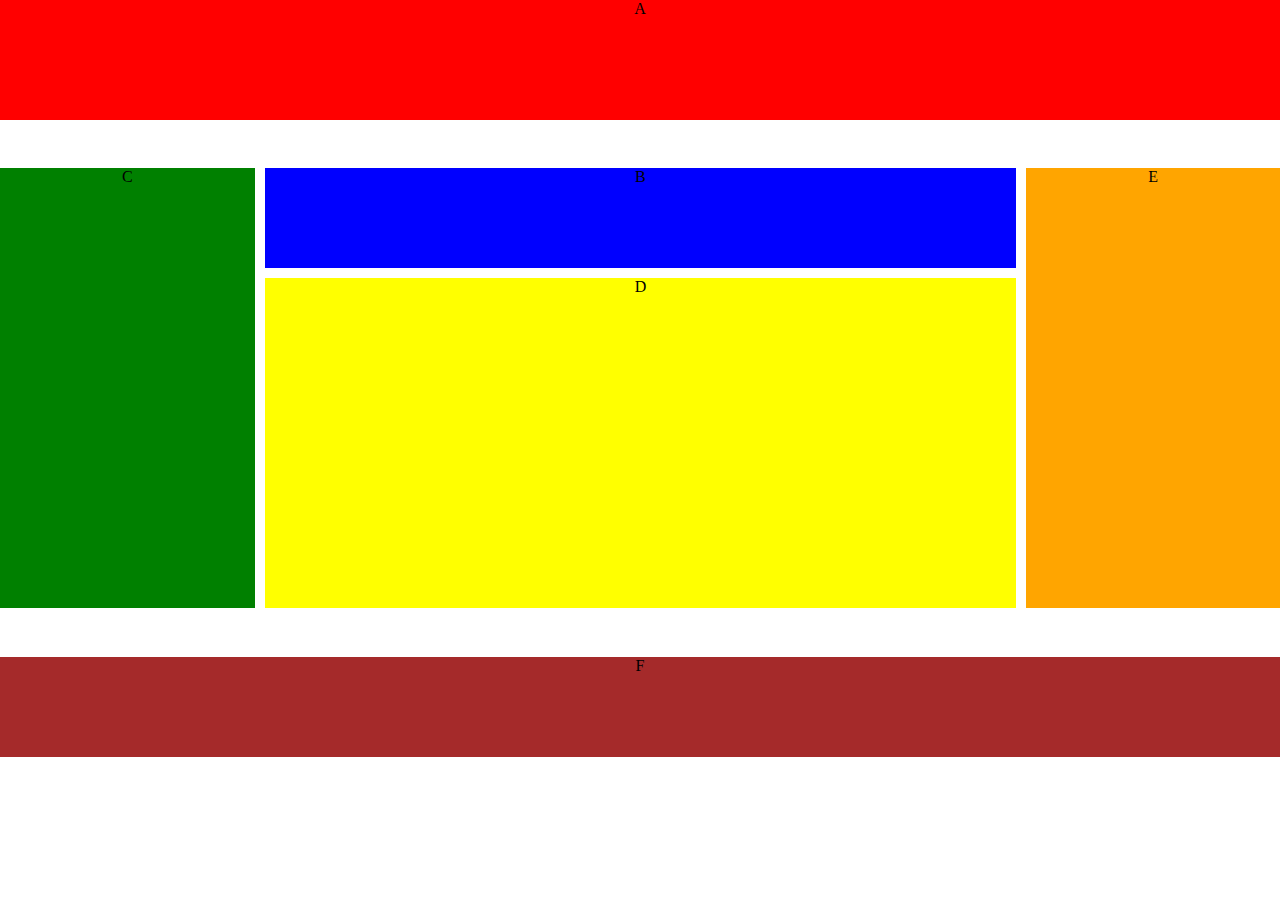
<file: Exo_3/index.html>
<!DOCTYPE html>
<html lang="en">
<head>
    <meta charset="UTF-8">
    <meta name="viewport" content="width=device-width, initial-scale=1.0">
    <link rel="stylesheet" href="style.css">
    <title>Document</title>
</head>
<body>
    <section>
        <div class="red">A</div>
        <div class="blue">B</div>
        <div class="yellow">D</div>
        <div class="green">C</div>
        <div class="orange">E</div>
        <div class="brown">F</div>
    </section>
</body>
</html>
</file>
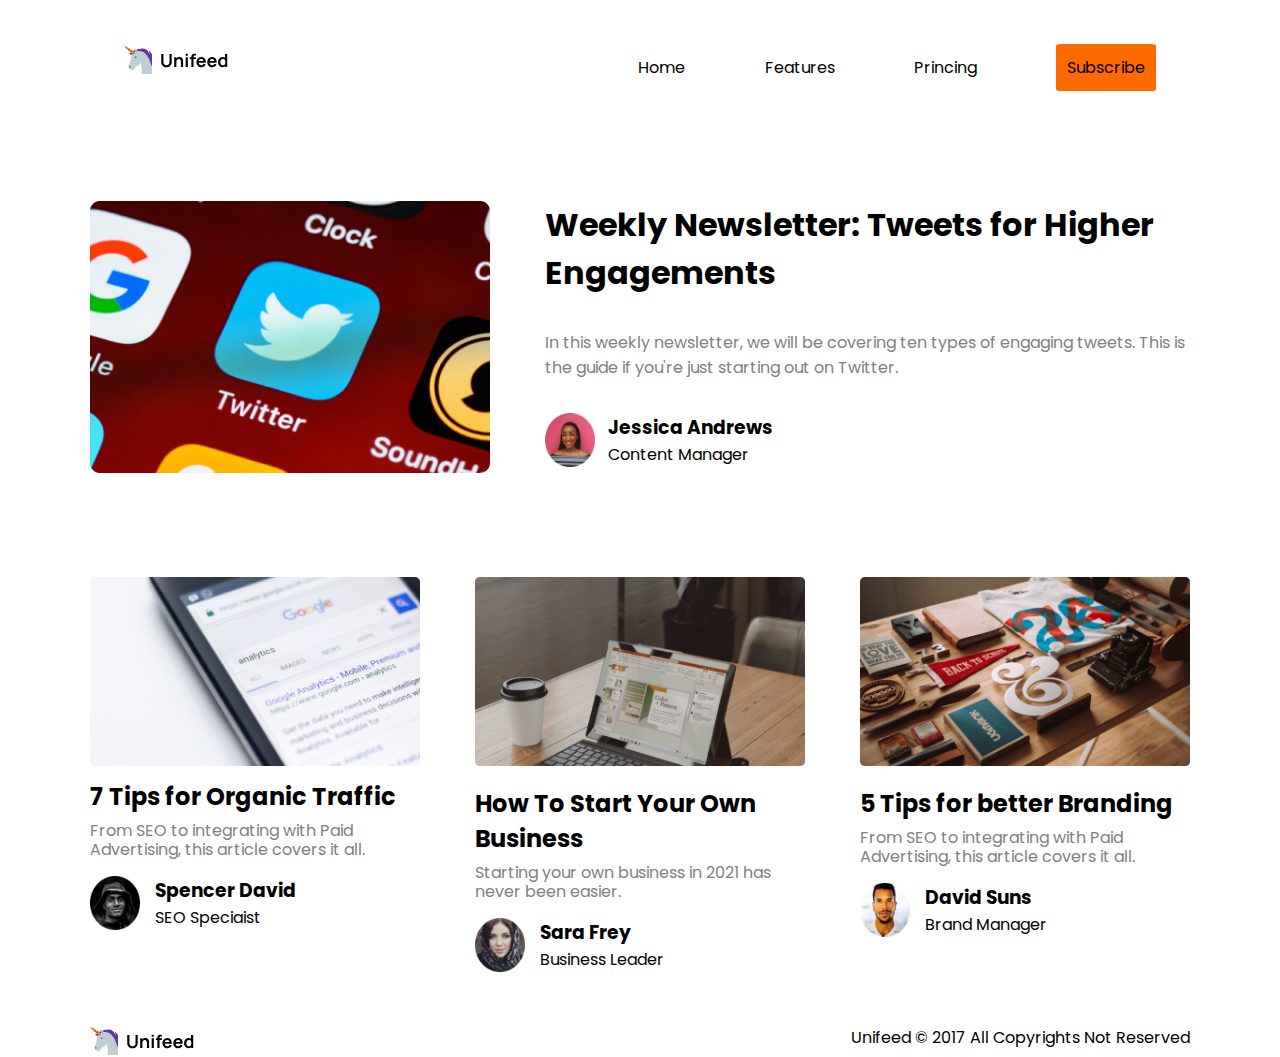
<file: Exo_4/index.html>
<!DOCTYPE html>
<html lang="en">
<head>
    <meta charset="UTF-8">
    <meta name="viewport" content="width=device-width, initial-scale=1.0">
    <link rel="stylesheet" href="./style.css">
    <link rel="preconnect" href="https://fonts.googleapis.com">
    <link rel="preconnect" href="https://fonts.gstatic.com" crossorigin>
    <link href="https://fonts.googleapis.com/css2?family=Lora&family=Poppins&display=swap" rel="stylesheet">
    <title>Document</title>
</head>
<body>
    <header>
        <nav>
            <ul>
                <li><img src="./Assets/Logo.svg" alt="Logo"></li>
                <li>Home</li>
                <li>Features</li>
                <li>Princing</li>
                <li>Subscribe</li>
                <li><img src="Assets/Hamburger Menu.svg" alt="Menu Hamburger"></li>
            </ul>
        </nav>
    </header>
    <main>
        <section>
            <img src="./Assets/Main Article Image.png" alt="">
            <h2>Weekly Newsletter: Tweets for Higher Engagements</h2>
            <p>In this weekly newsletter, we will be covering ten types of engaging tweets. This is the guide if you're just starting out on Twitter.</p>
            <section>
                <img src="./Assets/User Avatar.png" alt="Photo de profil">
                <div>
                    <h3>Jessica Andrews</h3>
                    <p>Content Manager</p>
                </div>
            </section>
        </section>
        <section>
            <img src="./Assets/Article 1 Image.png" alt="">
            <h2>7 Tips for Organic Traffic</h2>
            <p>From SEO to integrating with Paid Advertising, this article covers it all.</p>
            <section>
                <img src="./Assets/User Avatar-1.png" alt="Photo de profil">
                <div>
                    <h3>Spencer David</h3>
                    <p>SEO Speciaist</p>
                </div>
            </section>
        </section>
        <section>
            <img src="./Assets/Article2Image.png" alt="">
            <h2>How To Start Your Own Business</h2>
            <p>Starting your own business in 2021 has never been easier.</p>
            <section>
                <img src="./Assets/User Avatar-2.png" alt="Photo de profil">
                <div>
                    <h3>Sara Frey</h3>
                    <p>Business Leader</p>
                </div>
            </section>
        </section>
        <section>
            <img src="./Assets/Article3Image.png" alt="">
            <h2>5 Tips for better Branding</h2>
            <p>From SEO to integrating with Paid Advertising, this article covers it all.</p>
            <section>
                <img src="./Assets/User Avatar-3.png" alt="Photo de profil">
                <div>
                    <h3>David Suns</h3>
                    <p>Brand Manager</p>
                </div>
            </section>
        </section>
        </main>
        <footer>
            <img src="./Assets/Logo.svg" alt="Logo">
            <p>Unifeed © 2017 All Copyrights Not Reserved</p>
        </footer>
      
</body>
</html>
</file>
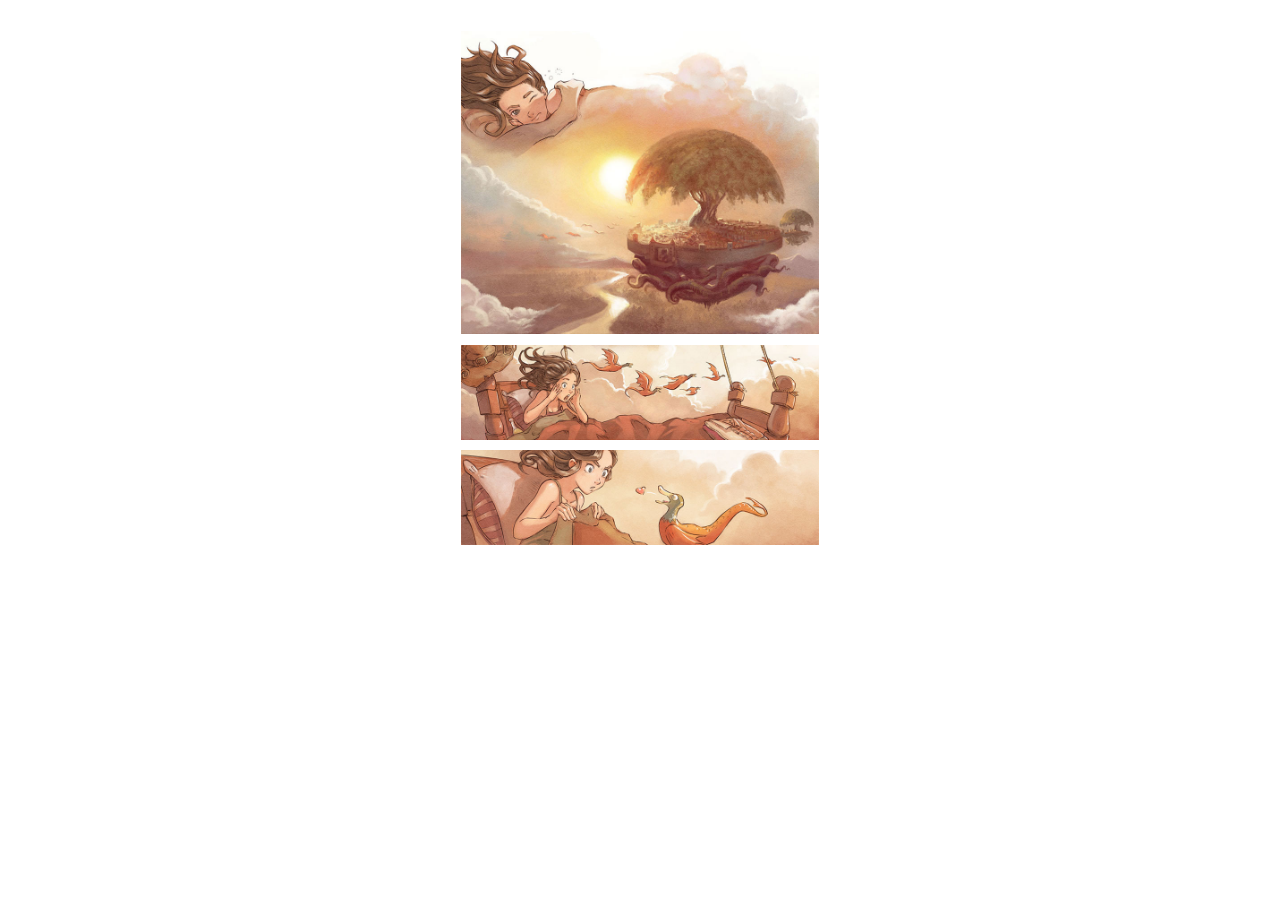
<file: Exo_1/page_1.html>
<!DOCTYPE html>
<html lang="en">
<head>
    <meta charset="UTF-8">
    <meta name="viewport" content="width=device-width, initial-scale=1.0">
    <title>Page </title>
</head>
<style>
    body{
        margin: 0;
        padding: 0;
    }
    img{
        height: auto;
        width: 70%;
        margin-top: 1%;
        margin-bottom: 1%;
    }
    section{
        display: flex;
        flex-direction: column;
        align-items: center;
        margin-left: 30%;
        margin-right: 30%;
        margin-top: 2%;
    }
</style>
<body>
    <section>
        <img src="../Exo_1/page1/page01_img01_800x678.jpg" alt="">
        <img src="../Exo_1/page1/page01_img02_800x212.jpg" alt="">
        <img src="../Exo_1/page1/page01_img03_800x212.jpg" alt="">
    </section>
</body>
</html>
</file>
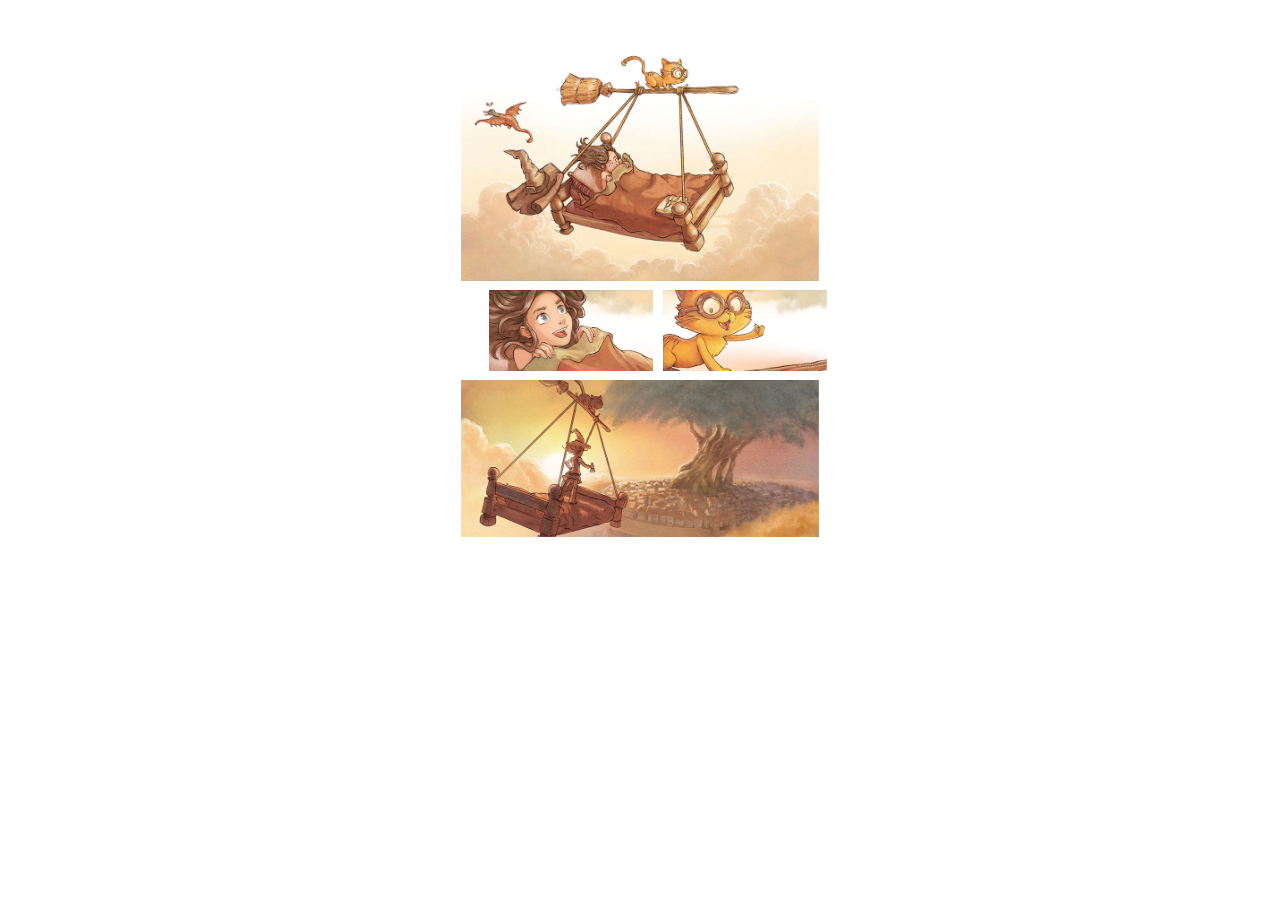
<file: Exo_1/page_2.html>
<!DOCTYPE html>
<html lang="en">
<head>
    <meta charset="UTF-8">
    <meta name="viewport" content="width=device-width, initial-scale=1.0">
    <title>Page_2</title>
</head>
<style>
    body{
        margin: 0;
        padding: 0;
    }
    img{
        height: auto;
        width: 70%;
        margin-top: 1%;
        margin-bottom: 1%;
    }
    section{
        display: flex;
        flex-direction: column;
        align-items: center;
        margin-left: 30%;
        margin-right: 30%;
        margin-top: 2%;
    }
    div{
        display: flex;
        gap: 10px;
        padding-left: 105px;
    }
    div>img{
        width: 40.3%;
    }

</style>
<body>
    <section>
    <img src="../Exo_1/page2/page02_img01_800x558.jpg" alt="">
    <div>
    <img src="../Exo_1/page2/page02_img02_394x195.jpg" alt="">
    <img src="../Exo_1/page2/page02_img03_394x195.jpg" alt="">
    </div>
    <img src="../Exo_1/page2/page02_img04_800x349.jpg" alt="">
    </section>
</body>
</html>
</file>
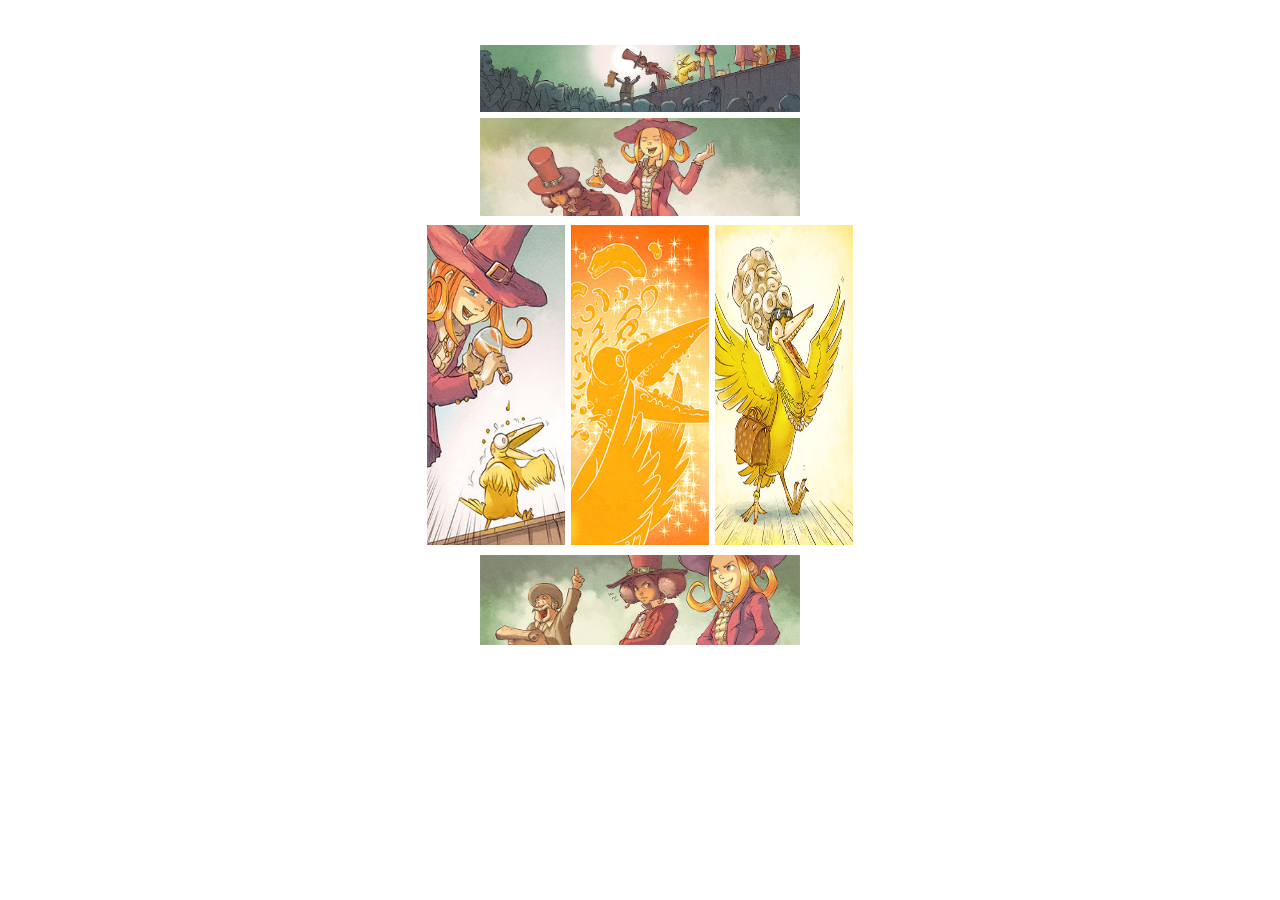
<file: Exo_1/page_3.html>
<!DOCTYPE html>
<html lang="en">
<head>
    <meta charset="UTF-8">
    <meta name="viewport" content="width=device-width, initial-scale=1.0">
    <title>Page_3</title>
</head>
<style>
    body{
        margin: 0;
        padding: 0;
    }
    section{
        display: flex;
        flex-direction: column;
        align-items: center;
        margin-top: 3%;
    }
    img{
        height: auto;
        width: 25%;
        margin-top: 0.5%;
        margin-right: 0.5%;
        margin-left: 0.5%;
    }
    div{
        display: flex;
        justify-content: center;
        margin-top: 0.5%;
        margin-bottom: 0.3%;
    }
    div>img{
        height: 320px;
        width: 25%;
    }
</style>
<body>
    <section>
        <img src="../Exo_1/page3/page03_img01_800x167.jpg" alt="">
        <img src="../Exo_1/page3/page03_img02_800x245.jpg" alt="">
        <div>
            <img src="../Exo_1/page3/page03_img03_216x449.jpg" alt="">
            <img src="../Exo_1/page3/page03_img04_208x449.jpg" alt="">
            <img src="../Exo_1/page3/page03_img05_352x449.jpg" alt="">
        </div>
        <img src="../Exo_1/page3/page03_img06_800x225.jpg" alt="">
    </section>
</body>
</html>
</file>
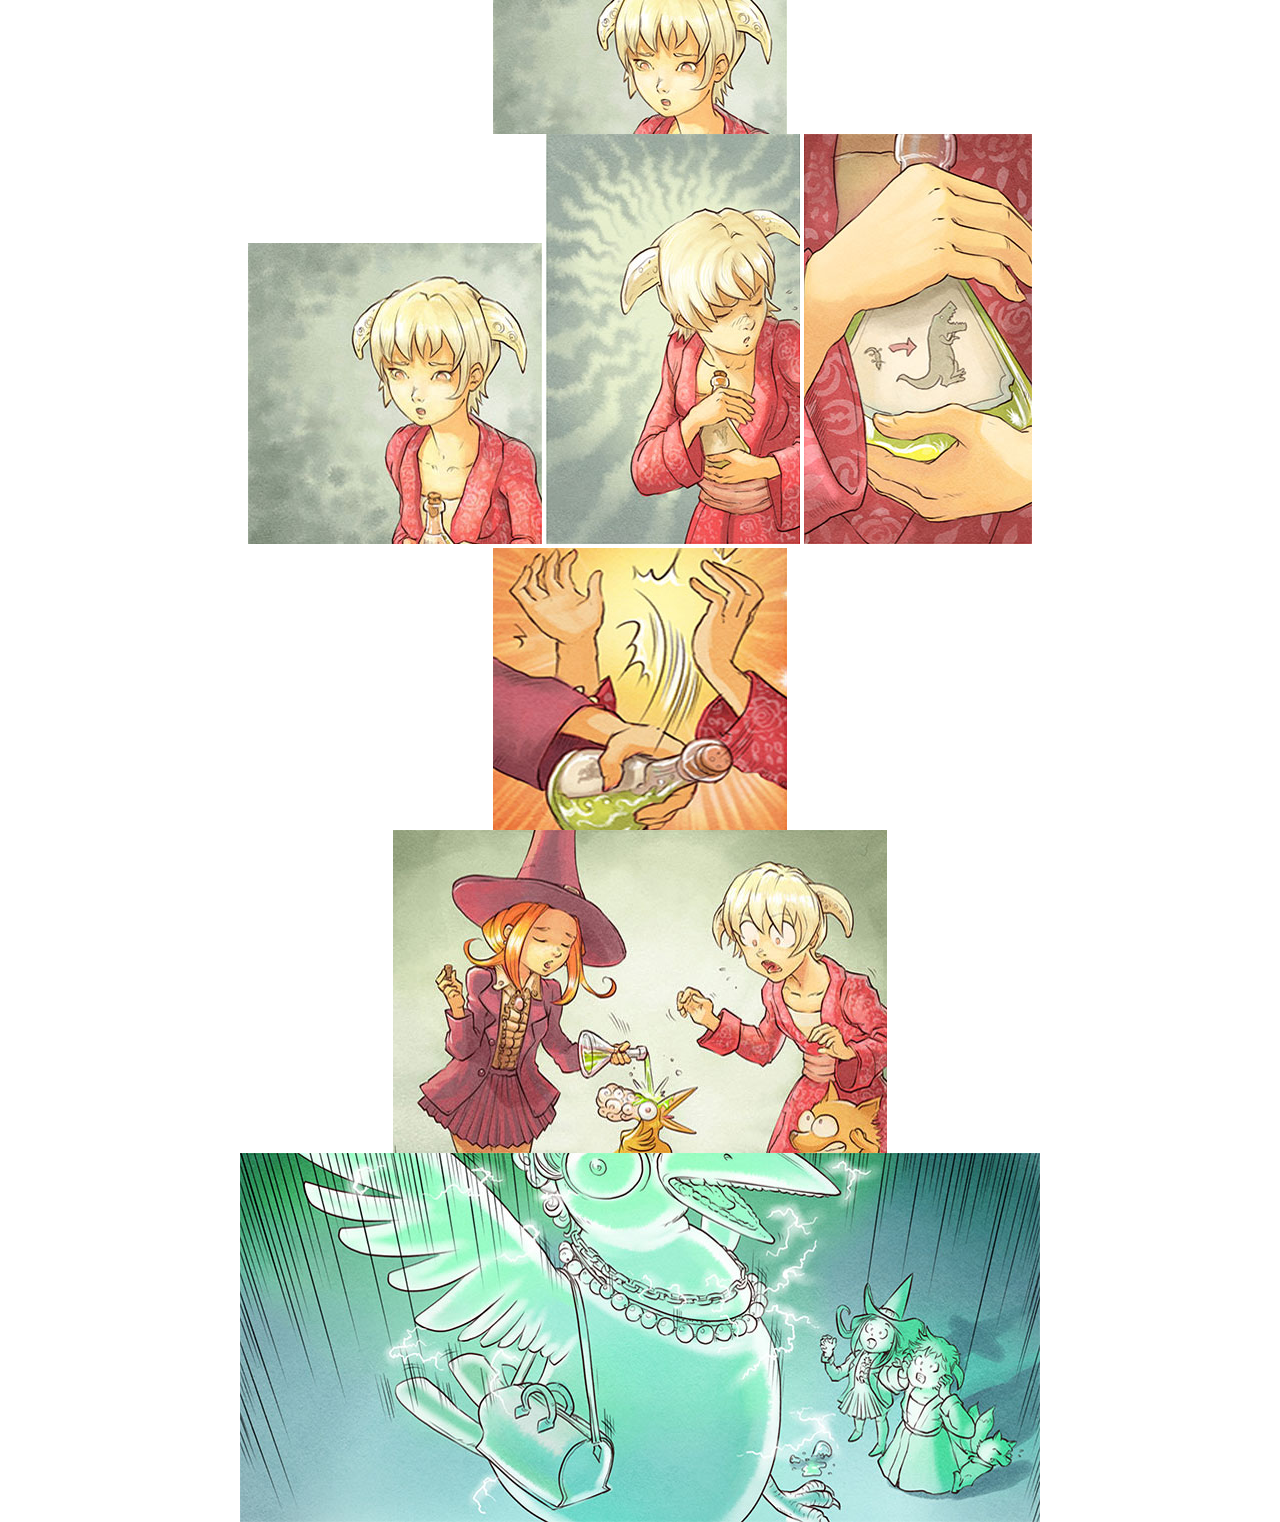
<file: Exo_1/page_4.html>
<!DOCTYPE html>
<html lang="en">
<head>
    <meta charset="UTF-8">
    <meta name="viewport" content="width=device-width, initial-scale=1.0">
    <title>Page_4</title>
</head>
<style>
    body{
        margin: 0;
        padding: 0;
    }
    section{
        display: flex;
        flex-direction: column;
        align-items: center;
    }

</style>
<body>
    <section>       
        <img class="img_1" src="../Exo_1/page4/page04_img01_294x134.jpg" alt="">
        <div>
            <img src="../Exo_1/page4/page04_img02_294x301.jpg" alt="">
            <img src="../Exo_1/page4/page04_img03_254x410.jpg" alt="">
            <img src="../Exo_1/page4/page04_img04_228x410.jpg" alt="">
        </div>
    <img src="../Exo_1/page4/page04_img05_294x282.jpg" alt="">
    <img src="../Exo_1/page4/page04_img06_494x323.jpg" alt="">
    <img src="../Exo_1/page4/page04_img07_800x369.jpg" alt="">
    </section>
</body>
</html>
</file>
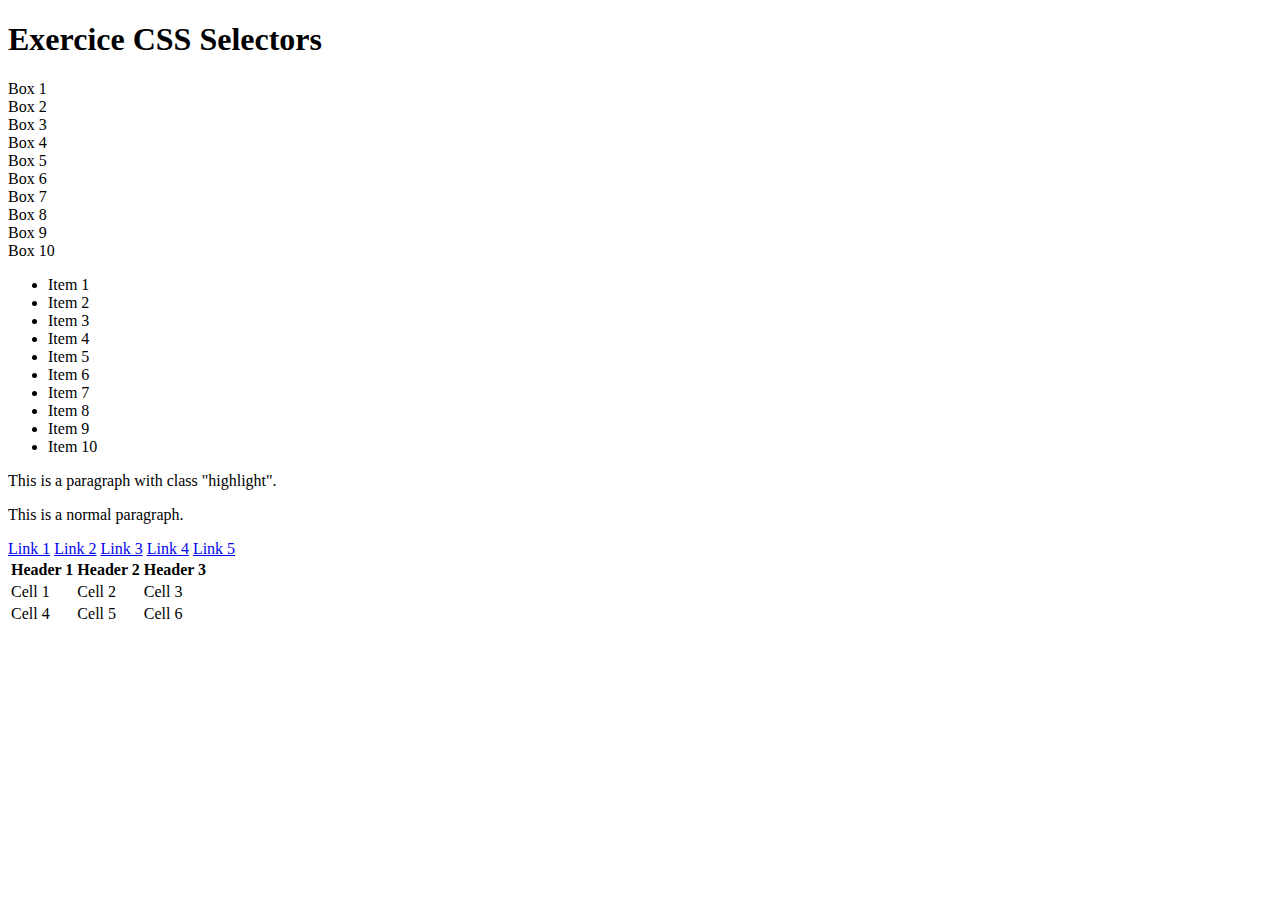
<file: Exo_2/page.html>
<!DOCTYPE html>
<html>
<head>
  <title>Exercice CSS Selectors</title>
  <style>
    .box{

    }
    .box:first-child{

    }
    ul>li{

    }
    ul > li:last-child{

    }
    body > p{

    }
    a[href^="https"]{

    }
    a[href$=".com"]{

    }
    a[href*="example"]{

    }
    table > td{

    }
    table > tr:first-child > td{

    }
    th + td {

    }
    #container > div{

    }
    #container >.box{

    }
    #container > .box:nth-child(n+2){
      
    }
    #container > .box:nth-child(n+3){

    }
    #container > .box:nth-child(n+4){

    }
    #container > .box:nth-child(n+5){
      
    }
    #container > .box:nth-child(n+6){
      
    }
    #container > .box:nth-child(n+7){
      
    }
    #container > .box:nth-child(n+8){
      
    }
    #container > .box:nth-child(n+9){
      
    }
    #container > .box:nth-child(n+10){
      
    }
    #container > .box:nth-child(n+11){
      
    }
    #container > .box:nth-last-child(n+5){

    }
    #container > .box:nth-last-child(n+4){

    }
    #container > .box:nth-last-child(n+3){

    }
    #container > .box:nth-last-child(n+2){

    }
    #container > .box:nth-last-child(2){

    }
  </style>
</head>
<body>
  <h1>Exercice CSS Selectors</h1>

  <div id="container">
    <div class="box">Box 1</div>
    <div class="box">Box 2</div>
    <div class="box">Box 3</div>
    <div class="box">Box 4</div>
    <div class="box">Box 5</div>
    <div class="box">Box 6</div>
    <div class="box">Box 7</div>
    <div class="box">Box 8</div>
    <div class="box">Box 9</div>
    <div class="box">Box 10</div>
  </div>

  <ul id="list">
    <li>Item 1</li>
    <li>Item 2</li>
    <li>Item 3</li>
    <li>Item 4</li>
    <li>Item 5</li>
    <li>Item 6</li>
    <li>Item 7</li>
    <li>Item 8</li>
    <li>Item 9</li>
    <li>Item 10</li>
  </ul>

  <p class="highlight">This is a paragraph with class "highlight".</p>
  <p>This is a normal paragraph.</p>

  <a href="https://example.com">Link 1</a>
  <a href="https://example.com">Link 2</a>
  <a href="https://example.com">Link 3</a>
  <a href="https://example.com">Link 4</a>
  <a href="https://example.com">Link 5</a>

  <table>
    <tr>
      <th>Header 1</th>
      <th>Header 2</th>
      <th>Header 3</th>
    </tr>
    <tr>
      <td>Cell 1</td>
      <td>Cell 2</td>
      <td>Cell 3</td>
    </tr>
    <tr>
      <td>Cell 4</td>
      <td>Cell 5</td>
      <td>Cell 6</td>
    </tr>
  </table>
</body>
</html>
</file>
<file: Exo_3/style.css>
*{
    margin: 0;
    padding: 0;
}

.red{
    background-color: red;
    text-align: center;
}
.blue{
    background-color: blue;
    text-align: center;
}
.yellow{
    background-color: yellow;
    text-align: center;
}
.green{
    background-color: green;
    text-align: center;
}
.orange{
    background-color: orange;
    text-align: center;
}
.brown{
    background-color: brown;
    text-align: center;
}   

.red { grid-area: red; }
.blue { grid-area: blue; }
.yellow { grid-area: yellow; }
.green { grid-area: green; }
.orange{ grid-area: orange; }
.brown{ grid-area: brown; }


@media screen and (max-width: 480px) {
    
    .red{
        height: 80px;
    }

    .blue , .green , .orange , .brown{
        height: 80px;
        margin-top: 4%;
    }

    .yellow{
        height: 241px;
        margin-top: 5%;
    }
   
}

@media screen and (max-width: 768px) and (min-width: 480px) {

    section{
        display: grid;
        gap: 10px;
        grid-template-areas:
    'red red red red'
    'blue blue blue blue'
    'green yellow yellow yellow'
    'orange brown brown brown';
    }

    .red,.blue{
        height: 120px;
        margin-bottom: 3%;
    }

    .yellow , .green{
       height: 302px;
       margin-bottom: 4%;
    
    }
    
    .orange, .brown{
        height: 113px;
    }
   
   
}

@media screen and (min-width: 768px) {

    section{
        display: grid;
        gap: 10px;
        grid-template-areas:
    'red red red red red'
    'green blue blue blue orange'
    'green yellow yellow yellow orange'
    'brown brown brown brown brown';
    }

    .red{
        height: 120px;
        margin-bottom: 3%;
    }

    .blue{
        height: 100px;
    }

    .yellow{
        height: 330px;
    }
    
    .brown{
        height: 100px;
        margin-top: 3%;
    }
   
}
</file>
<file: Exo_4/style.css>
*{
    margin: 0;
    padding: 0;
    list-style: none;
    font-family: 'Poppins', sans-serif;
}

@media screen and (max-width: 480px) {

    ul{
        display: flex;
        justify-content: space-between;
        margin-top: 10%;
        margin-right: 10%;
        margin-left: 5%;
 
    }
    ul>li:nth-child(n+2):nth-child(-n+5){
        display: none;
    }

    main{
        margin: 0 5%;
    }

    main>section{
        display: flex;
        flex-direction: column;
        margin-top: 10%;
    }

    section>img{
        height: auto;
        width: 100%;
    }

    section>h2{
        font-size: 2rem;
        margin-top: 5%;
    }

    section>p{
        color: grey;
        line-height: 1.5;
        font-size: 1rem;
    }

    main>section>section{
        display: flex;
        margin-top: 3%;
        gap: 20px;
    }

    main>section>section>img{
        height: auto;
        width: 50px;
    }

    footer{
        margin-top: 10%;
        margin-left: 5%;
    }

    footer>p{
        color: grey;
        margin-top: 5%;
        margin-bottom: 5%;
        font-size: 1rem;
    }
}

@media screen and (max-width: 768px) and (min-width: 480px) {

    ul{
        display: flex;
        justify-content: space-between;
        margin-top: 10%;
        margin-left: 5%;
        margin-right: 5%;
        gap: 10px;
    }

    ul>li:nth-child(1){
        margin-right: 10%;
        margin-top: -1%;
    }
   
    ul>li:nth-child(6){
        display: none;
    }

    ul>li:nth-child(5){
        background-color: rgb(255, 106, 0);
        padding: 1% 1% 1% 1%;
        border-radius: 5%;
        margin-top: -1%;
    }

    main{
        margin: 0 5%;
    }

    main>section{
        display: flex;
        flex-direction: column;
        margin-top: 10%;
    }

    section>img{
        height: auto;
        width: 100%;
    }

    section>h2{
        display: flex;
        align-items: start;
        font-size: 2.3rem;
        margin-top: 5%;
    }

    section>p{
        color: grey;
        line-height: 1.5;
        font-size: 20px;
    }

    main>section>section{
        display: flex;
        margin-top: 3%;
        gap: 20px;
    }

    main>section>section>img{
        height: auto;
        width: 50px;
    }

    footer{
        margin-top: 10%;
        margin-left: 5%;
        display: flex;
        justify-content: space-around;
    }

    footer>p{
        color: grey;
        margin-top: 5%;
        margin-bottom: 5%;
        font-size: 1rem;
    }

}

@media screen and (min-width: 768px) {

    body{
        margin: 0 7%;
    }

    ul{
        display: flex;
        justify-content: space-around;
        margin-top: 5%;
        margin-bottom: 10%;
        gap: 10px;
    }

    ul>li:nth-child(1){
        margin-top: -1%;
        margin-right: 30%;
    }
   
    ul>li:nth-child(6){
        display: none;
    }

    ul>li:nth-child(5){
        background-color: rgb(255, 106, 0);
        padding: 1% 1% 1% 1%;
        border-radius: 5%;
        margin-top: -1%;
    }

    main>section:nth-child(1)>img{
        height: auto;
        width: 400px;
        float: left;
        margin-right: 5%;
    }
    main>section:nth-child(1)>section>img{
        height: auto;
        width: 50px;
        margin-right: 2%;
    }
    main>section:nth-child(1)>:not(:first-child) {
        display: flex;
        margin-bottom: 3%;
    }
    main>section:nth-child(1)>h2{
        font-size: 2rem;
        margin-bottom: 1%;
    }
    main>section:nth-child(1)>p{
        font-size: 1rem;
        color: grey;
    }

    main>section:not(:first-child)>img{
        height: auto;
        width: 100%;
    }

    main>section:nth-child(2){
        width: 30%;
        float: left;
        margin-right: 5%;
        display: flex;
        flex-direction: column;
        margin-top: 7%;

    }
    main>section:nth-child(2)>h2{
        margin-top: 4%;
        font-size: 1.5rem;
    }
    main>section:nth-child(2)>p{
        margin-top: 2%;
        margin-bottom: 5%;
        font-size: 1rem;
        color: gray;
        line-height: 1.2;
    }

    main>section:nth-child(2)>section>img{
        height: auto;
        width: 50px;
        margin-right: 15px;
    }
    main>section:nth-child(2)>section{
        display: flex;
    }
    main>section:nth-child(3)>h2{
        margin-top: 4%;
        font-size: 1.5rem;
    }
    main>section:nth-child(3)>p{
        margin-top: 2%;
        margin-bottom: 5%;
        font-size: 1rem;
        color: gray;
        line-height: 1.2;
    }

    main>section:nth-child(3)>section>img{
        height: auto;
        width: 50px;
        margin-right: 15px;
    }
    main>section:nth-child(3)>section{
        display: flex;
    }
    main>section:nth-child(3){
        width: 30%;
        float: left;
        margin-right: 5%;
        margin-top: 7%;
    }
    main>section:nth-child(4){
        width: 30%; 
        float: left;
        margin-top: 7%;
        margin-bottom: 8%;
    }
    main>section:nth-child(4)>h2{
        margin-top: 4%;
        font-size: 1.5rem;
    }
    main>section:nth-child(4)>p{
        margin-top: 2%;
        margin-bottom: 5%;
        font-size: 1rem;
        color: gray;
        line-height: 1.2;
    }

    main>section:nth-child(4)>section>img{
        height: auto;
        width: 50px;
        margin-right: 15px;
    }
    main>section:nth-child(4)>section{
        display: flex;
    }

    footer{
        clear: both;
        display: flex;
        justify-content: space-between;
    }
}
</file>
